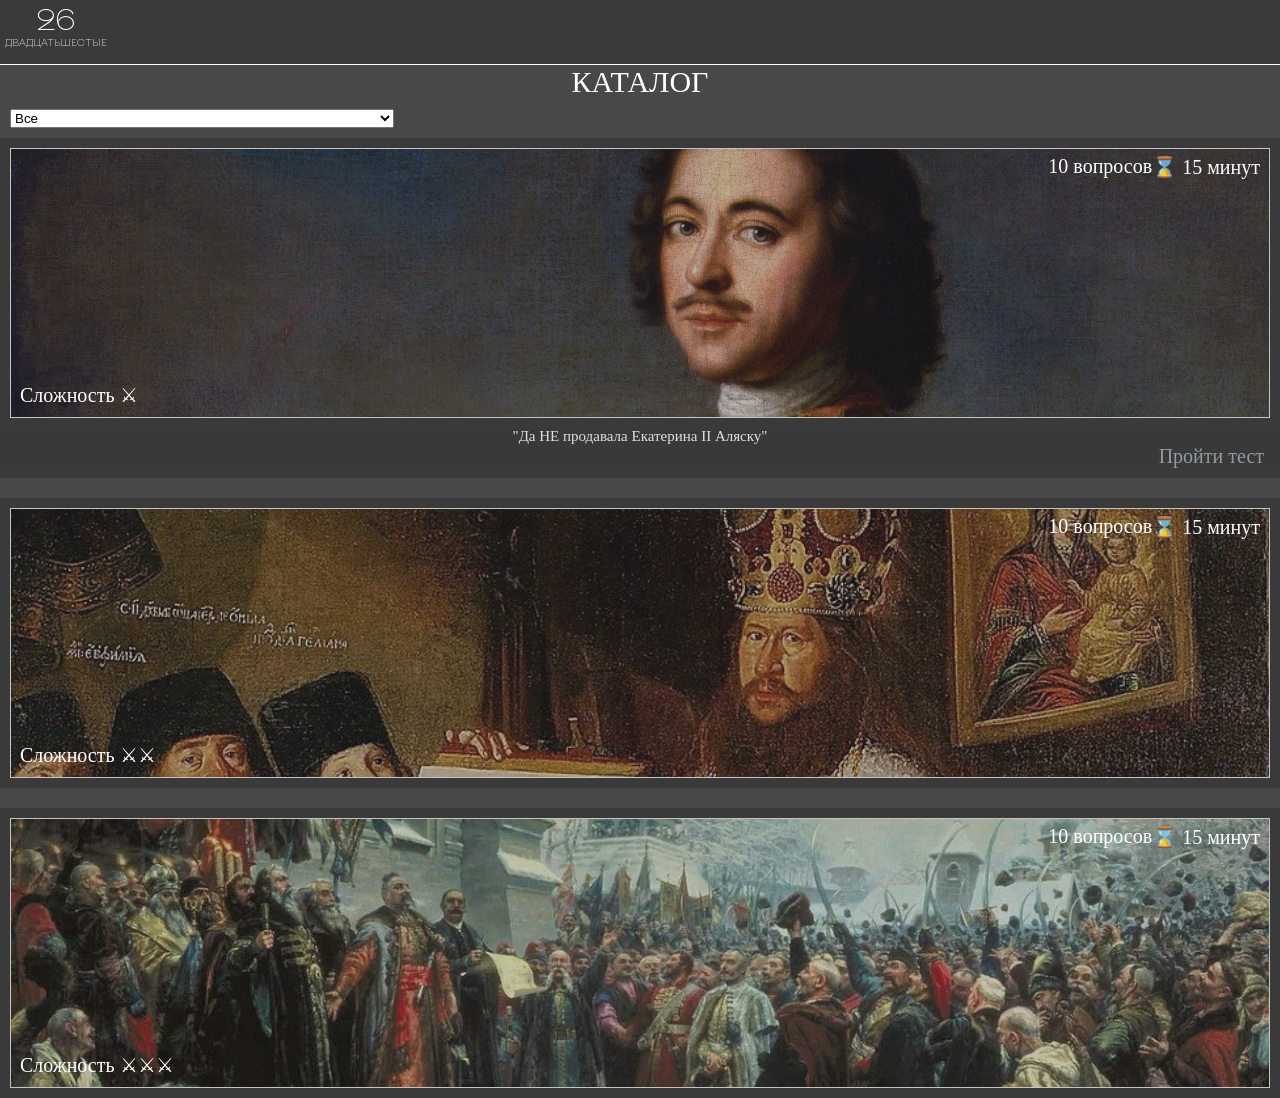
<file: catalog.html>
<!DOCTYPE html>
<html lang="ru">
<head>
    <meta charset="UTF-8">
    <meta name="viewport" content="width=device-width, initial-scale=1.0">
    <link rel="stylesheet" href="css/catalog.css">
    <script src="js/searchTests.js" defer></script>
    <title>Document</title>
</head>
<body>
<div class="wrap">
<header>
    <div class="logo">
        <h1>26</h1>
        <h2>ДВАДЦАТЬШЕСТЫЕ</h2>
    </div>
</header>

    <h3>КАТАЛОГ</h3>

    <div class="search">
        <select id="filterLevel">
            <option value="all">Все</option>
            <option value="light">Легкий</option>
            <option value="medium">Средний</option>
            <option value="hard">Сложный</option>
        </select>
    </div>
<main>

<div class="tests">
        <div class="test active">
            <div class="link">
                    <img src="media/test1.jpg">
                    <div class="quaTime">
                        <p>10 вопросов</p>
                        <p>⌛ 15 минут</p>
                    </div>
                    <div class="level">
                        <p> Сложность ⚔︎</p>
                    </div>
            </div>

            <div class="text"> 
                <p>"Да НЕ продавала Екатерина II Аляску"</p> 
                <a href="tests/test1.php">Пройти тест</a>
            </div> 
        </div>

        <div class="test ">
            <div class="link">
                    <img src="media/test2.jpg">
                    <div class="quaTime">
                        <p>10 вопросов</p>
                        <p>⌛ 15 минут</p>
                    </div>
                    <div class="level">
                        <p> Сложность ⚔︎⚔︎</p>
                    </div>
            </div>

            <div class="text"> 
                <p> "А ты знал, что Никон старообрядец?" </p>
                <a href="tests/test2.php">Пройти тест</a>
            </div>
        </div>

        <div class="test ">
            <div class="link">
                    <img src="media/test3.jpg">
                    <div class="quaTime">
                        <p>10 вопросов</p>
                        <p>⌛ 15 минут</p>
                    </div>
                    <div class="level">
                        <p> Сложность ⚔︎⚔︎⚔︎</p>
                    </div>
            </div>

            <div class="text"> 
                <p>"Лера Грозная есть печенегов на обед" </p>
                <a href="tests/test3.php">Пройти тест</a>
            </div>
        </div>
</div>
</main>
</body>
</html>
</file>
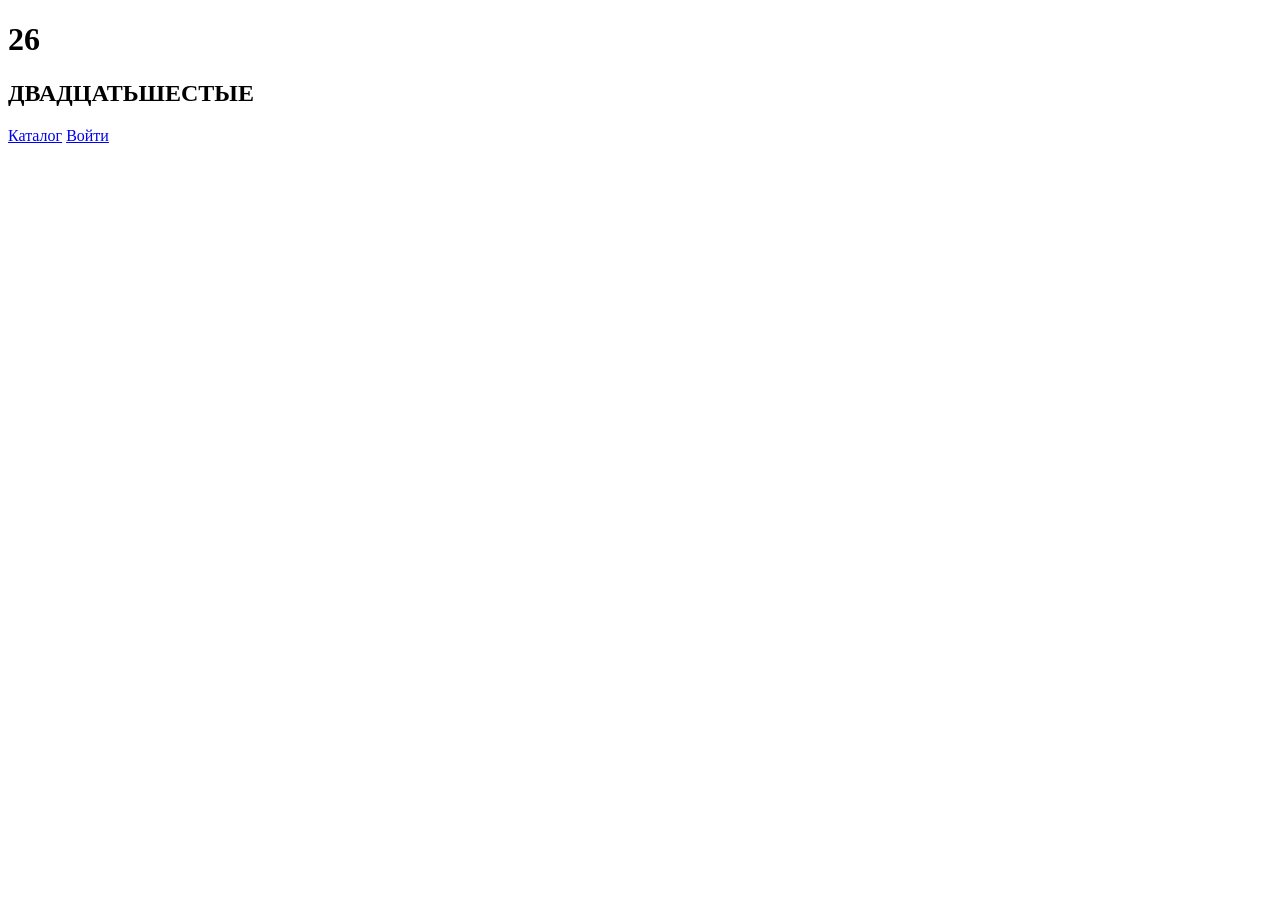
<file: foto.html>
<!DOCTYPE html>
<html lang="en">
<head>
    <meta charset="UTF-8">
    <meta name="viewport" content="width=device-width, initial-scale=1.0">
    <title>Document</title>
</head>
<body>
<div class="wrap">
<header>
    <div class="logo">
        <h1>26</h1>
        <h2>ДВАДЦАТЬШЕСТЫЕ</h2>
    </div>
    <nav>
        <a href="catalog.html">Каталог</a>
        <a href="php\auth.php">Войти</a>
    </nav>
</header>
<main></main>
</div>
</body>
</html>
</file>
<file: css/catalog.css>
@font-face {
    font-family: "Kyiv Type Sans";
    src: url(../fonts/KyivTypeSans-VarGX.ttf);
}

* {
    margin: 0;
    padding: 0;
    box-sizing: border-box;
}

h1, h2, h3{
    color: #fff;
    font-weight: 100;
    font-family: Cambria, Cochin, Georgia, Times, 'Times New Roman', serif;
    white-space: nowrap;
}

h1, h2{
    font-family: "Kyiv Type Sans";
}

a{
    text-decoration: none;
}

body{
    background: #484849;
}

.wrap{
    width: 1440px;
    margin: auto;
    max-width: 100%;
    height: 100vh;
}

header, .test{
    background: #26262667;
}

header{
    display: flex;
    height: 65px;
    border-bottom: 1px solid #fff;
}

h1{
    font-size: 30px;
    margin-left: 35%;
}

h2{
    font-size: 10px;
    margin-left: 5px;
}

h3{
    font-size: 30px;
    text-align: center;
}

#filterLevel{
    width: 30%;
    height: 20%;
    margin: 10px;
}

.tests, .quaTime{
    display: flex;
}

.tests{
    display: flex;
    flex-direction: column;
    gap: 20px;
}

.test {
    display: flex;
    flex-direction: column;
    overflow: hidden;
    position: relative;
    justify-content: space-between;
}

.test .link {
    position: relative;
    display: block;
    padding: 10px;
    text-decoration: none;
    cursor: pointer;
}

.test img {
    height: 15vh;
    width: 100%; 
    object-fit: cover;
    opacity: 0.7;
    display: block;
    border: 1px solid #fff;
}

.quaTime, .level {
    position: absolute;
    color: white;
    font-size: 20px;
}

.quaTime{
    top: 6%;
    right: 20px;
}

.level {
    margin-left: 10px;
    margin-top: -25px;
}

.test .text {
    max-height: 0;
    font-size: 20px;
    overflow: hidden;
    background: #393939;
    color: #e0e0e0;
}


.test.active .text {
    max-height: 50px; 
    margin-bottom: 10px;
}

.test.active .text p{
    text-align: center;
    font-size: 15px;
}

.test.active .text a {
    display: block;
    width: fit-content;
    margin-left: auto; 
    margin-right: 16px; 
    color: #929b9f;
}

@media( min-width: 1024px ){
    .test img {
        height: 30vh;
    }

    .level{
        margin-top: -35px;
    }

    select{
        height: 50px;
    }
}
</file>
